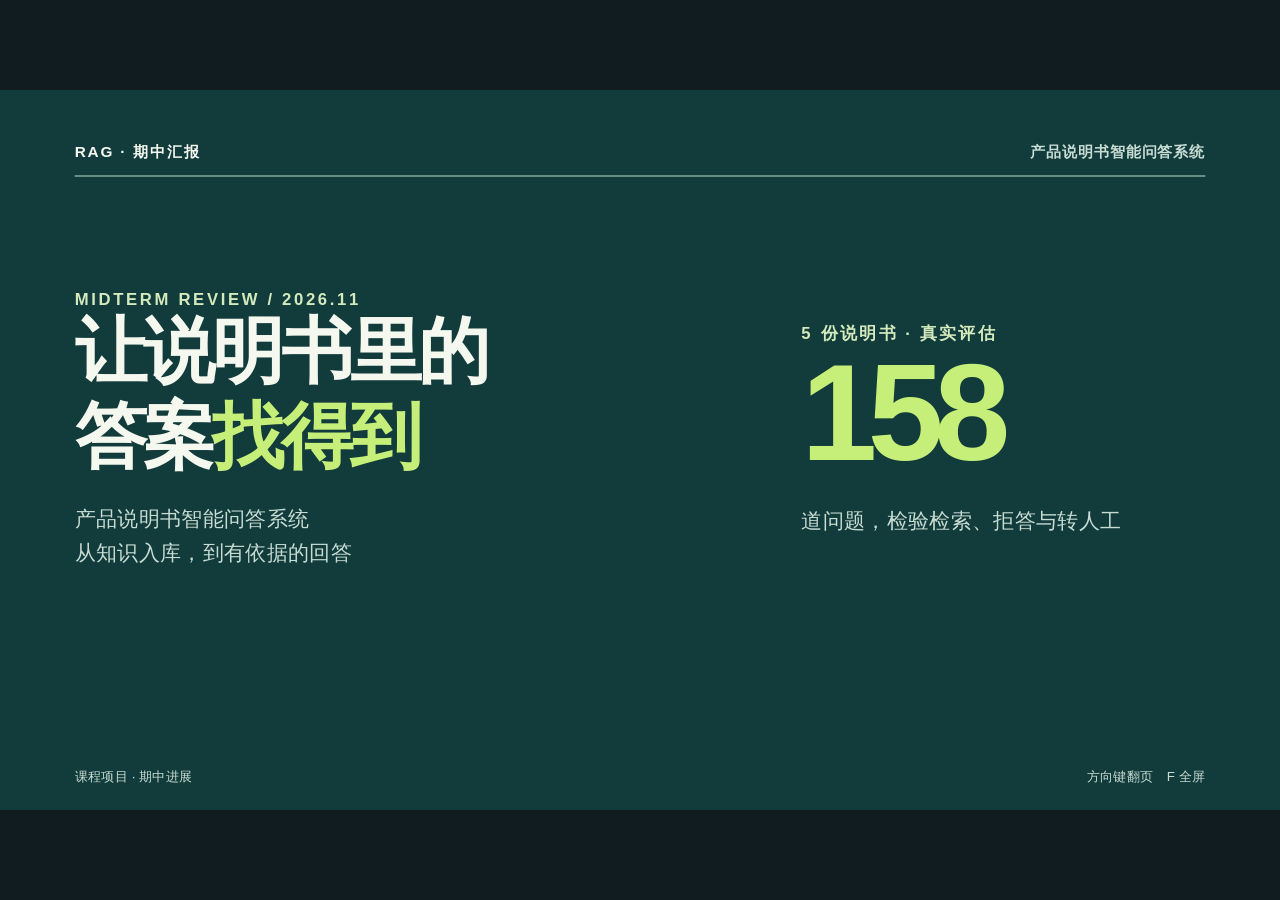
<file: 产品说明书智能问答系统_期中汇报_演示动画.html>
<!doctype html><html lang="zh-CN"><head><meta charset="utf-8"><meta name="viewport" content="width=device-width,initial-scale=1"><title>产品说明书智能问答系统｜期中汇报</title><style>
:root{--paper:#f7f8f5;--ink:#142c36;--muted:#526b72;--green:#126b65;--lime:#c5ef79;--line:#c8d5d2;--red:#bb543e}*{box-sizing:border-box}html,body{margin:0;height:100%;overflow:hidden;background:#101c20}body{font-family:"PingFang SC","Microsoft YaHei","Noto Sans SC",sans-serif}#stage{position:fixed;width:1920px;height:1080px;transform-origin:0 0;background:var(--paper);overflow:hidden;color:var(--ink)}.slide{position:absolute;inset:0;padding:78px 112px 88px;opacity:0;visibility:hidden;transition:opacity .45s,visibility 0s .45s;background:var(--paper)}.slide.active{visibility:visible;opacity:1;transition:opacity .45s}.top{display:flex;justify-content:space-between;align-items:center;border-bottom:2px solid var(--ink);padding-bottom:19px;font-size:23px;letter-spacing:.12em;font-weight:700}.top span:last-child{color:var(--green);letter-spacing:.04em}.foot{position:absolute;bottom:36px;left:112px;right:112px;display:flex;justify-content:space-between;font-size:20px;color:var(--muted)}h1,h2,h3,p{margin:0}h1{font-size:104px;line-height:1.18;letter-spacing:-.045em}h2{font-size:64px;line-height:1.22;letter-spacing:-.035em;margin:48px 0 26px}h3{font-size:32px;line-height:1.3}p{font-size:29px;line-height:1.6}.sub{font-size:29px;color:var(--muted);margin-bottom:34px}.note{font-size:21px;color:var(--muted);line-height:1.5}.accent{color:var(--green)}.hero{background:#123b3b;color:#f5f8ee}.hero .top{border-color:#90b5a8}.hero .top span:last-child,.hero .foot{color:#c7dcd2}.hero-content{display:grid;grid-template-columns:1.25fr .75fr;gap:80px;align-items:center;height:760px}.hero h1{font-size:108px}.hero p{margin-top:35px;font-size:32px;color:#c7dcd2}.huge{font-size:205px;font-weight:800;letter-spacing:-.07em;line-height:1}.hero .huge{color:var(--lime)}.label{font-size:25px;letter-spacing:.16em;text-transform:uppercase;color:var(--green);font-weight:700}.hero .label{color:#d3eabc}.metric-row{display:flex;gap:70px;align-items:end}.metric{flex:1;border-top:3px solid var(--ink);padding-top:28px}.metric strong{font-size:112px;line-height:1;font-weight:800;letter-spacing:-.05em}.metric small{font-size:28px;color:var(--muted);display:block;margin-top:22px}.twocol{display:grid;grid-template-columns:1fr 1fr;gap:90px}.flow{display:flex;align-items:stretch;margin-top:70px;gap:0}.node{flex:1;border-top:3px solid var(--green);padding:30px 24px 20px 0;position:relative}.node:before{content:"";position:absolute;width:18px;height:18px;background:var(--green);border-radius:50%;top:-10px;left:0}.node b{font-size:32px}.node p{font-size:24px;color:var(--muted);margin-top:20px}.shot{width:100%;height:565px;object-fit:contain;object-position:left center;border:1px solid var(--line);background:white}.screen-layout{display:grid;grid-template-columns:1.25fr .75fr;gap:75px;align-items:center}.side strong{display:block;font-size:36px;margin-bottom:20px}.side p{margin:0 0 30px}.pill{display:inline-block;background:#e4eeeb;color:var(--green);font-size:22px;padding:9px 16px;margin:5px 8px 5px 0}.bars{margin-top:45px}.bar-row{display:grid;grid-template-columns:300px 1fr 160px;gap:30px;align-items:center;margin:30px 0;font-size:27px}.track{height:32px;background:#dfe8e4}.fill{height:100%;background:var(--green);width:0;transition:width 1.25s cubic-bezier(.2,.8,.2,1)}.fill.alt{background:#86a59b}.bar-val{font-size:42px;font-weight:800;text-align:right}.buttons{display:flex;gap:15px;margin:35px 0}button{font:inherit;cursor:pointer;border:2px solid var(--green);background:transparent;color:var(--green);padding:17px 27px;font-size:25px;font-weight:700;transition:background .2s,color .2s,transform .2s}button:hover{transform:translateY(-3px)}button.selected{background:var(--green);color:white}.compare-head{display:flex;justify-content:space-between;align-items:end}.comparison{display:grid;grid-template-columns:1fr 1fr;gap:70px;margin-top:35px}.cmp{border-top:3px solid var(--ink);padding-top:22px}.cmp .num{font-size:150px;font-weight:800;letter-spacing:-.06em;line-height:1.1}.cmp .desc{font-size:28px;color:var(--muted)}.diagnosis{display:grid;grid-template-columns:1fr 1fr;gap:85px;margin-top:55px}.evidence{padding:35px 40px;background:#e9f0eb;border-left:7px solid var(--green)}.evidence strong{font-size:75px}.evidence p{font-size:26px}.tag{font-size:23px;color:var(--green);font-weight:bold;letter-spacing:.12em}.timeline{display:grid;grid-template-columns:repeat(3,1fr);gap:55px;margin-top:100px}.week{border-top:5px solid var(--green);padding-top:28px}.week b{display:block;font-size:33px;margin-bottom:25px}.week p{font-size:27px}.quiz{margin-top:38px}.quiz button{display:block;width:100%;text-align:left;margin:16px 0;padding:20px 26px;border-color:#a6beb6;color:var(--ink);font-weight:500}.quiz button.selected{border-color:var(--green);color:white}.feedback{min-height:60px;color:var(--green);font-size:27px;font-weight:700;margin-top:20px}.emphasis{font-size:68px;line-height:1.35;font-weight:800}.key{color:var(--green)}.source{font-size:20px;color:var(--muted);margin-top:25px}.reveal{opacity:0;transform:translateY(25px)}.play .reveal{animation:up .75s .12s both}.play .reveal.d2{animation-delay:.3s}.play .reveal.d3{animation-delay:.48s}@keyframes up{to{opacity:1;transform:none}}.play .grow{animation:grow 1s .2s both;transform-origin:left}@keyframes grow{from{transform:scaleX(0)}to{transform:scaleX(1)}}.reset,.reset *{animation:none!important;transition:none!important}@media(prefers-reduced-motion:reduce){*,*:before,*:after{animation-duration:.01ms!important;animation-delay:0s!important;transition-duration:.01ms!important}}
</style></head><body><div id="stage">
<section class="slide hero"><div class="top"><span>RAG · 期中汇报</span><span>产品说明书智能问答系统</span></div><div class="hero-content"><div><div class="label reveal">MIDTERM REVIEW / 2026.11</div><h1 class="reveal d2">让说明书里的<br>答案<span style="color:var(--lime)">找得到</span></h1><p class="reveal d3">产品说明书智能问答系统<br>从知识入库，到有依据的回答</p></div><div class="reveal d3"><div class="label">5 份说明书 · 真实评估</div><div class="huge" data-count="158">158</div><p>道问题，检验检索、拒答与转人工</p></div></div><div class="foot"><span>课程项目 · 期中进展</span><span>方向键翻页　F 全屏</span></div></section>
<section class="slide"><div class="top"><span>01 / 问题</span><span>为什么做</span></div><h2 class="reveal">答案在说明书里，但用户很难找到。</h2><p class="sub reveal d2">同名参数、不同型号、使用条件，让简单问题也可能查错。</p><div class="metric-row reveal d3" style="margin-top:110px"><div class="metric"><strong>先选产品</strong><small>把检索限定在对应产品与版本</small></div><div class="metric"><strong>找到证据</strong><small>回答附带说明书来源</small></div><div class="metric"><strong>处理边界</strong><small>资料不足时拒答，退款投诉转人工</small></div></div><div class="foot"><span>目标：回答可追溯</span><span>02 / 13</span></div></section>
<section class="slide"><div class="top"><span>02 / 系统链路</span><span>知识如何变成回答</span></div><h2 class="reveal">先把资料处理成片段，再按产品检索。</h2><div class="flow reveal d2"><div class="node"><b>01 导入</b><p>上传说明书<br>按产品与版本归档</p></div><div class="node"><b>02 清洗</b><p>去除页码与重复行<br>保留标题和数字</p></div><div class="node"><b>03 切分索引</b><p>生成可检索片段<br>建立字符或语义索引</p></div><div class="node"><b>04 检索回答</b><p>按产品范围查证据<br>返回原文或模型生成</p></div><div class="node"><b>05 来源与反馈</b><p>展示依据<br>记录缺口或转人工</p></div></div><p style="margin-top:110px" class="reveal d3">界面：Web　 /　 接口：FastAPI　 /　 数据：SQLite　 /　 可选语义检索：FAISS</p><div class="foot"><span>两条流程在检索阶段汇合</span><span>03 / 13</span></div></section>
<section class="slide"><div class="top"><span>03 / 软件演示</span><span>运行界面</span></div><h2 class="reveal">系统已经跑通产品问答与知识管理。</h2><div class="screen-layout reveal d2"><img class="shot" src="[data-uri]" alt="产品问答界面截图"><div class="side"><strong>产品问答</strong><p>选择产品与版本，输入问题，查看回答和资料来源。</p><strong>知识配置</strong><p>导入说明书、清洗切片，并补充常见问答和知识缺口。</p><span class="pill">5 个产品</span><span class="pill">1,940 个片段</span><p class="source">截图来自已有运行记录；本次在数据库副本上验证。</p></div></div><div class="foot"><span>用户界面与管理功能</span><span>04 / 13</span></div></section>
<section class="slide"><div class="top"><span>04 / 现场验证</span><span>有依据，也有处理边界</span></div><h2 class="reveal">型号问题给出来源，退款问题转人工。</h2><div class="screen-layout reveal d2"><img class="shot" src="[data-uri]" alt="产品问答示例界面截图"><div class="side"><div class="tag">本次接口实测</div><p>产品：小米扫拖机器人 S20<br>问题：产品具体型号是什么？</p><div class="emphasis">D106 <span class="key">[1]</span></div><p>来源：产品说明书片段</p><p>输入“我要退款”后，系统生成转人工记录。</p><p class="source">本次运行：字符检索 + 原文回答。截图为历史记录，右侧为本次实测。</p></div></div><div class="foot"><span>语义检索与大模型 API 本次未验证</span><span>05 / 13</span></div></section>
<section class="slide"><div class="top"><span>05 / 评估设计</span><span>v3 · 158 题</span></div><h2 class="reveal">同一批题，分别检验检索和回答。</h2><div class="metric-row reveal d2" style="margin-top:100px"><div class="metric"><strong data-count="5">5</strong><small>份产品说明书</small></div><div class="metric"><strong data-count="1940">1,940</strong><small>个知识片段</small></div><div class="metric"><strong data-count="158">158</strong><small>道评估问题</small></div></div><p class="reveal d3" style="margin-top:105px">138 道应答题　·　15 道拒答题　·　5 道转人工题</p><p class="source">来源：RAG 评估与数据分析报告 v3；结果适用于该语料和题集。</p><div class="foot"><span>口径：片段级证据命中与系统状态</span><span>06 / 13</span></div></section>
<section class="slide"><div class="top"><span>06 / 离线结果</span><span>回答状态不等于答对</span></div><h2 class="reveal">状态准确率很高，答案仍可能缺少关键值。</h2><div class="bars reveal d2"><div class="bar-row"><span>状态准确率</span><div class="track"><div class="fill" data-width="97.5"></div></div><span class="bar-val">97.5%</span></div><div class="bar-row"><span>答案关键词命中</span><div class="track"><div class="fill alt" data-width="79"></div></div><span class="bar-val">79.0%</span></div></div><div style="margin-top:100px" class="reveal d3"><span class="tag">相差</span> <strong style="font-size:100px;color:var(--green)">18.5</strong><span style="font-size:33px"> 个百分点</span><p>系统判为“已回答”，不代表内容包含所需数值。</p></div><p class="source">来源：v3 报告；关键词命中率不等同于完整人工正确率。</p><div class="foot"><span>应答质量需要回看证据与答案</span><span>07 / 13</span></div></section>
<section class="slide"><div class="top"><span>07 / 互动对比</span><span>点击指标切换</span></div><div class="compare-head"><div><h2 class="reveal">在这批题上，离线配置表现更稳。</h2><p class="sub">点击下方指标，比较两套实际配置。</p></div></div><div class="buttons"><button class="selected" data-metric="hit">证据 Hit@1</button><button data-metric="refuse">拒答正确率</button><button data-metric="latency">延迟 P50</button></div><div class="comparison"><div class="cmp"><div class="tag">配置 A · 离线字符检索</div><div id="a-val" class="num accent">79.0%</div><div id="a-desc" class="desc">首条证据命中</div><div class="track" style="margin-top:30px"><div id="a-bar" class="fill" style="width:79%"></div></div></div><div class="cmp"><div class="tag">配置 B · 语义检索 + 模型</div><div id="b-val" class="num">48.6%</div><div id="b-desc" class="desc">首条证据命中</div><div class="track" style="margin-top:30px"><div id="b-bar" class="fill alt" style="width:48.6%"></div></div></div></div><p id="compare-note" class="source">同一批题；检索器、阈值及回答方式同时变化，不能单独归因于某一环节。</p><div class="foot"><span>数据来源：v3 报告表 4</span><span>08 / 13</span></div></section>
<section class="slide"><div class="top"><span>08 / 错误案例</span><span>6 kg 从哪里来</span></div><h2 class="reveal">数字来自说明书，却回答了错误的条件。</h2><div class="diagnosis reveal d2"><div class="evidence"><div class="tag">系统回答</div><strong>6 kg</strong><p>资料中对应智能清洗程序的容量。</p></div><div class="evidence" style="border-color:#bb543e"><div class="tag" style="color:#bb543e">用户实际问题</div><strong>9 kg</strong><p>询问的是整机额定洗涤容量。</p></div></div><p style="margin-top:70px" class="reveal d3">表格拍平后，<b>参数、型号与适用条件</b>可能没有一起保留。</p><p class="source">来源：期中汇报与 v3 失败分析；须将原表格中的行主语和条件带入片段。</p><div class="foot"><span>有来源不代表来源与问题完全对齐</span><span>09 / 13</span></div></section>
<section class="slide"><div class="top"><span>09 / 互动小测</span><span>点击一个答案</span></div><h2 class="reveal">用户问冰箱价格，资料里没有价格。系统该怎么做？</h2><div class="quiz"><button data-quiz="wrong">A　返回相关的冰箱使用说明</button><button data-quiz="right">B　说明资料中没有找到价格，必要时转人工</button><button data-quiz="wrong">C　根据相似产品猜一个价格</button></div><div class="feedback" id="feedback" aria-live="polite"></div><p class="source">v3 报告记录了“问价格，却返回冷却说明”的误答案例。</p><div class="foot"><span>点击选择；可以重新选择</span><span>10 / 13</span></div></section>
<section class="slide"><div class="top"><span>10 / 下一步</span><span>计划，不是已完成结果</span></div><h2 class="reveal">先修语料，再补测评，最后复盘失败案例。</h2><div class="timeline reveal d2"><div class="week"><div class="tag">第 1 周</div><b>重清洗与复测</b><p>表格保留行主语和型号；重建索引后复跑 158 题。</p></div><div class="week"><div class="tag">第 2 周</div><b>扩大覆盖</b><p>测评集扩充至 300 题，增加同义改写、多轮与跨型号辨析。</p></div><div class="week"><div class="tag">第 3 周</div><b>整理证据</b><p>失败案例扩展至 30 条，更新报告与答辩材料。</p></div></div><p class="source" style="margin-top:75px">目标：空调 Hit@1 由 56.6% 提升至 80% 以上；实施后以实测为准。</p><div class="foot"><span>来源：《下一步计划》</span><span>11 / 13</span></div></section>
<section class="slide"><div class="top"><span>11 / 小组分工</span><span>项目协作</span></div><h2 class="reveal">六位成员分工协作，完成系统与评估。</h2><div class="reveal d2" style="display:grid;grid-template-columns:1fr 1fr;column-gap:100px;row-gap:0;margin-top:40px"><div style="border-top:2px solid var(--line);padding:24px 0"><h3>黄健 <span style="font-weight:400;color:var(--muted);font-size:26px">语料与题集</span></h3><p style="font-size:24px">语料收集、清洗与测试集</p></div><div style="border-top:2px solid var(--line);padding:24px 0"><h3>周欣宇 <span style="font-weight:400;color:var(--muted);font-size:26px">检索与上下文</span></h3><p style="font-size:24px">切片、向量化、混合检索评分与 Prompt 上下文</p></div><div style="border-top:2px solid var(--line);padding:24px 0"><h3>郑岳展 <span style="font-weight:400;color:var(--muted);font-size:26px">系统构建</span></h3><p style="font-size:24px">模型、系统架构、训练相关工作与代码</p></div><div style="border-top:2px solid var(--line);padding:24px 0"><h3>徐明宇 <span style="font-weight:400;color:var(--muted);font-size:26px">评估与可视化</span></h3><p style="font-size:24px">评估、对比与数据可视化</p></div><div style="border-top:2px solid var(--line);padding:24px 0"><h3>王军 <span style="font-weight:400;color:var(--muted);font-size:26px">测试整合</span></h3><p style="font-size:24px">测试组织与结果整合</p></div><div style="border-top:2px solid var(--line);padding:24px 0"><h3>廖松涛 <span style="font-weight:400;color:var(--muted);font-size:26px">汇报与演示</span></h3><p style="font-size:24px">汇总报告与最终演示</p></div></div><div class="foot"><span>分工依据原期中汇报</span><span>12 / 13</span></div></section>
<section class="slide hero"><div class="top"><span>12 / 结语</span><span>下一阶段</span></div><div style="margin-top:165px"><div class="label reveal">WHAT WE LEARNED</div><div class="emphasis reveal d2" style="font-size:92px;margin-top:45px;line-height:1.32">检索结果要<span style="color:var(--lime)">对得上问题</span>，<br>来源也要经得起核对。</div><p class="reveal d3" style="color:#c7dcd2;margin-top:52px">系统已打通；接下来用更好的语料和测评验证改进。</p></div><div class="foot"><span>产品说明书智能问答系统 · 期中汇报</span><span>13 / 13</span></div></section>
</div><script>
(function(){'use strict';const stage=document.getElementById('stage'),slides=[...document.querySelectorAll('.slide')],reduce=matchMedia('(prefers-reduced-motion: reduce)').matches;let cur=0,run=0;function fit(){let s=Math.min(innerWidth/1920,innerHeight/1080);stage.style.transform=`translate(${(innerWidth-1920*s)/2}px,${(innerHeight-1080*s)/2}px) scale(${s})`}function play(){let el=slides[cur],token=++run;el.classList.add('reset');el.classList.remove('play');el.querySelectorAll('[data-width]').forEach(x=>x.style.width='0%');let compare=el.querySelector('#a-bar');let widths=compare?[compare.style.width,el.querySelector('#b-bar').style.width]:null;if(compare){compare.style.width='0%';el.querySelector('#b-bar').style.width='0%'}el.querySelectorAll('[data-count]').forEach(x=>x.textContent='0');void el.offsetWidth;el.classList.remove('reset');el.classList.add('play');requestAnimationFrame(()=>{if(compare){compare.style.width=widths[0]||'79%';el.querySelector('#b-bar').style.width=widths[1]||'48.6%'}el.querySelectorAll('[data-width]').forEach(x=>x.style.width=x.dataset.width+'%');el.querySelectorAll('[data-count]').forEach(x=>{let to=+x.dataset.count;if(reduce){x.textContent=to.toLocaleString();return}let start=performance.now();function tick(t){if(token!==run)return;let q=Math.min(1,(t-start)/1200);x.textContent=Math.round(to*(1-Math.pow(1-q,3))).toLocaleString();if(q<1)requestAnimationFrame(tick)}requestAnimationFrame(tick)})})}function go(n){n=Math.max(0,Math.min(slides.length-1,n));if(n===cur)return;slides[cur].classList.remove('active');let old=slides[cur];setTimeout(()=>{if(!old.classList.contains('active'))old.classList.remove('play')},460);cur=n;slides[cur].classList.add('active');play()}addEventListener('resize',fit);document.addEventListener('keydown',e=>{if(['INPUT','SELECT','TEXTAREA'].includes(e.target.tagName))return;let k=e.key;if(['ArrowRight',' ','PageDown'].includes(k)){e.preventDefault();go(cur+1)}else if(['ArrowLeft','PageUp'].includes(k)){e.preventDefault();go(cur-1)}else if(k.toLowerCase()==='r')play();else if(k.toLowerCase()==='f'){if(document.fullscreenElement)document.exitFullscreen();else document.documentElement.requestFullscreen()}else if(/^[1-9]$/.test(k))go(+k-1)});document.addEventListener('click',e=>{let b=e.target.closest('button');if(b)b.blur()});const data={hit:['79.0%','48.6%','首条证据命中','首条证据命中',79,48.6,'同一批题；检索器、阈值及回答方式同时变化，不能单独归因于某一环节。'],refuse:['80.0%','40.0%','12 / 15 条正确拒答','6 / 15 条正确拒答',80,40,'拒答题共 15 条；该指标样本量较小。'],latency:['23 ms','1,738 ms','端到端延迟中位数','端到端延迟中位数',1.32,100,'在线链路包含网络与生成；条形按 1,738 ms 为 100% 归一化。']};document.querySelectorAll('[data-metric]').forEach(btn=>btn.addEventListener('click',()=>{document.querySelectorAll('[data-metric]').forEach(x=>x.classList.remove('selected'));btn.classList.add('selected');let d=data[btn.dataset.metric];['a-val','b-val','a-desc','b-desc'].forEach((id,i)=>document.getElementById(id).textContent=d[i]);document.getElementById('a-bar').style.width=d[4]+'%';document.getElementById('b-bar').style.width=d[5]+'%';document.getElementById('compare-note').textContent=d[6]}));document.querySelectorAll('[data-quiz]').forEach(btn=>btn.addEventListener('click',()=>{document.querySelectorAll('[data-quiz]').forEach(x=>x.classList.remove('selected'));btn.classList.add('selected');document.getElementById('feedback').textContent=btn.dataset.quiz==='right'?'正确：没有价格依据，就应说明未找到，而不是猜测。':'再想一想：产品相关，不代表片段回答了价格问题。'}));fit();slides[0].classList.add('active');play()})();
</script></body></html>
</file>
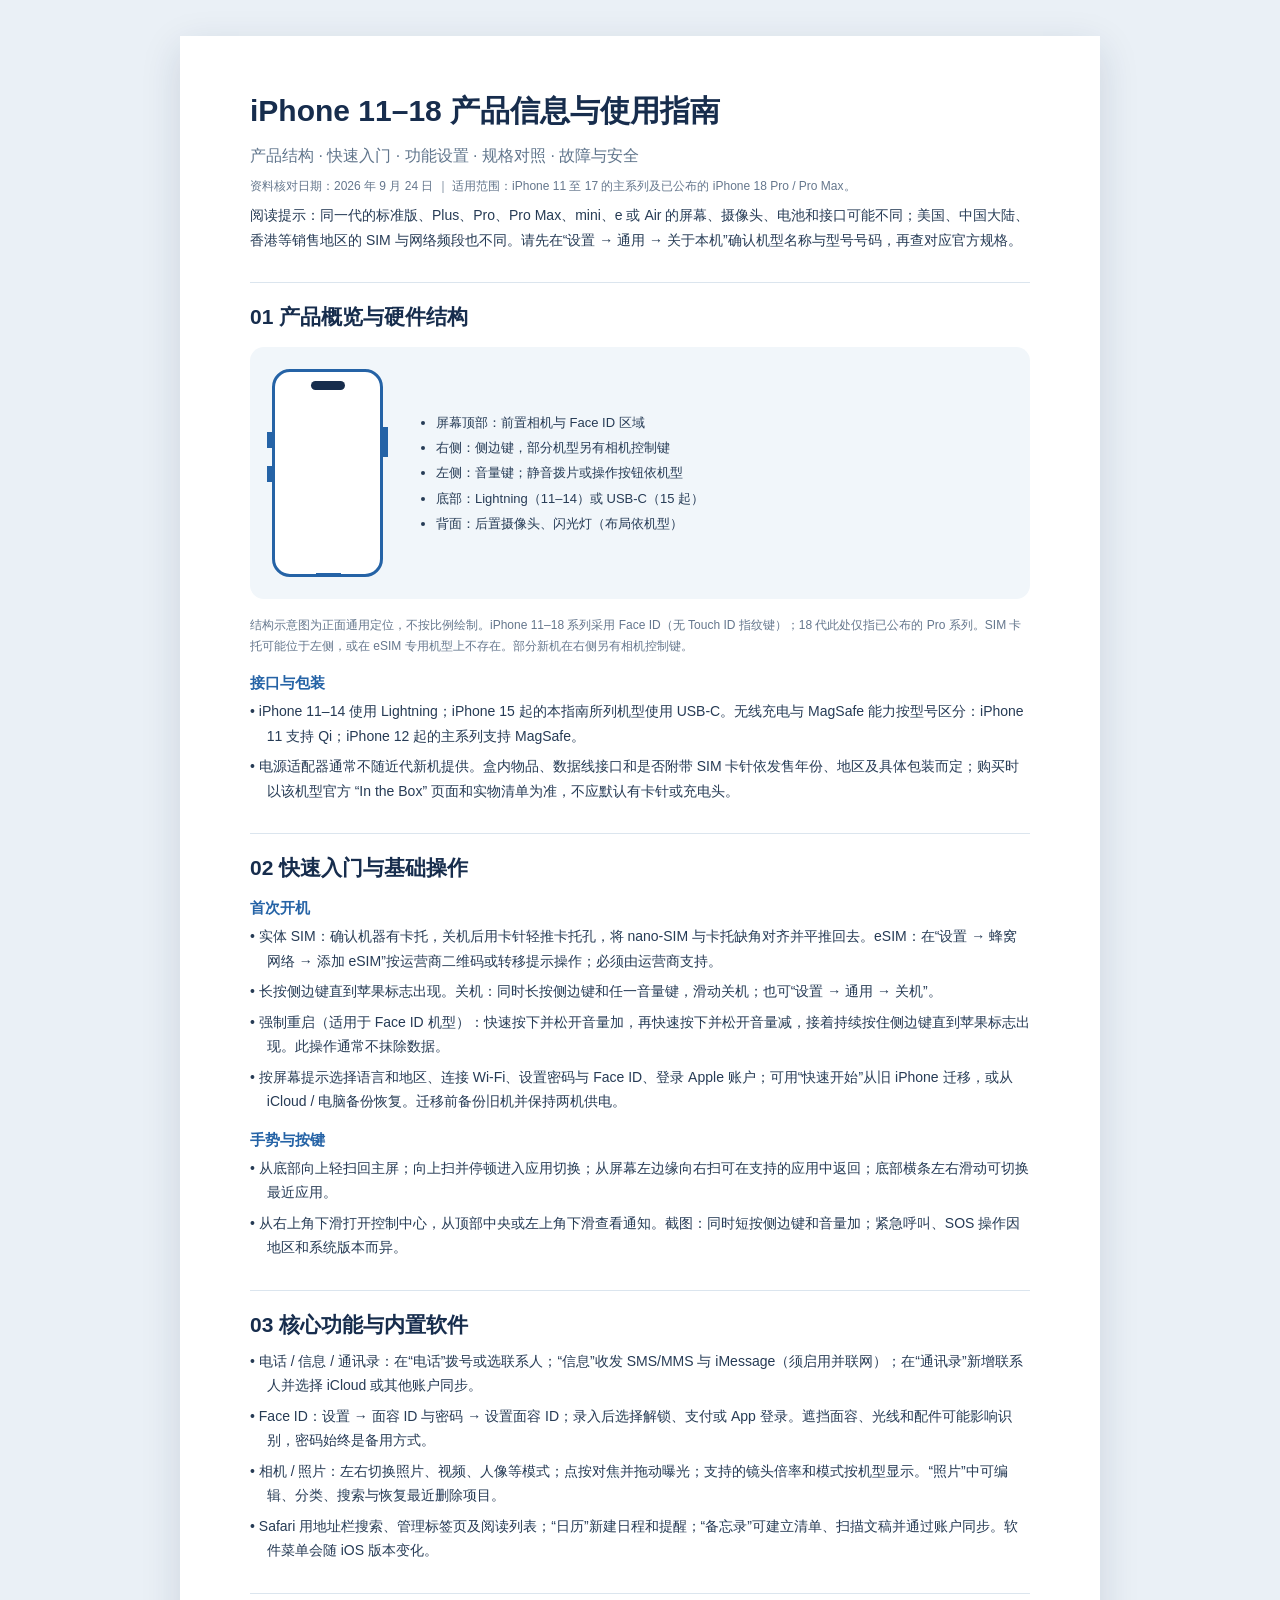
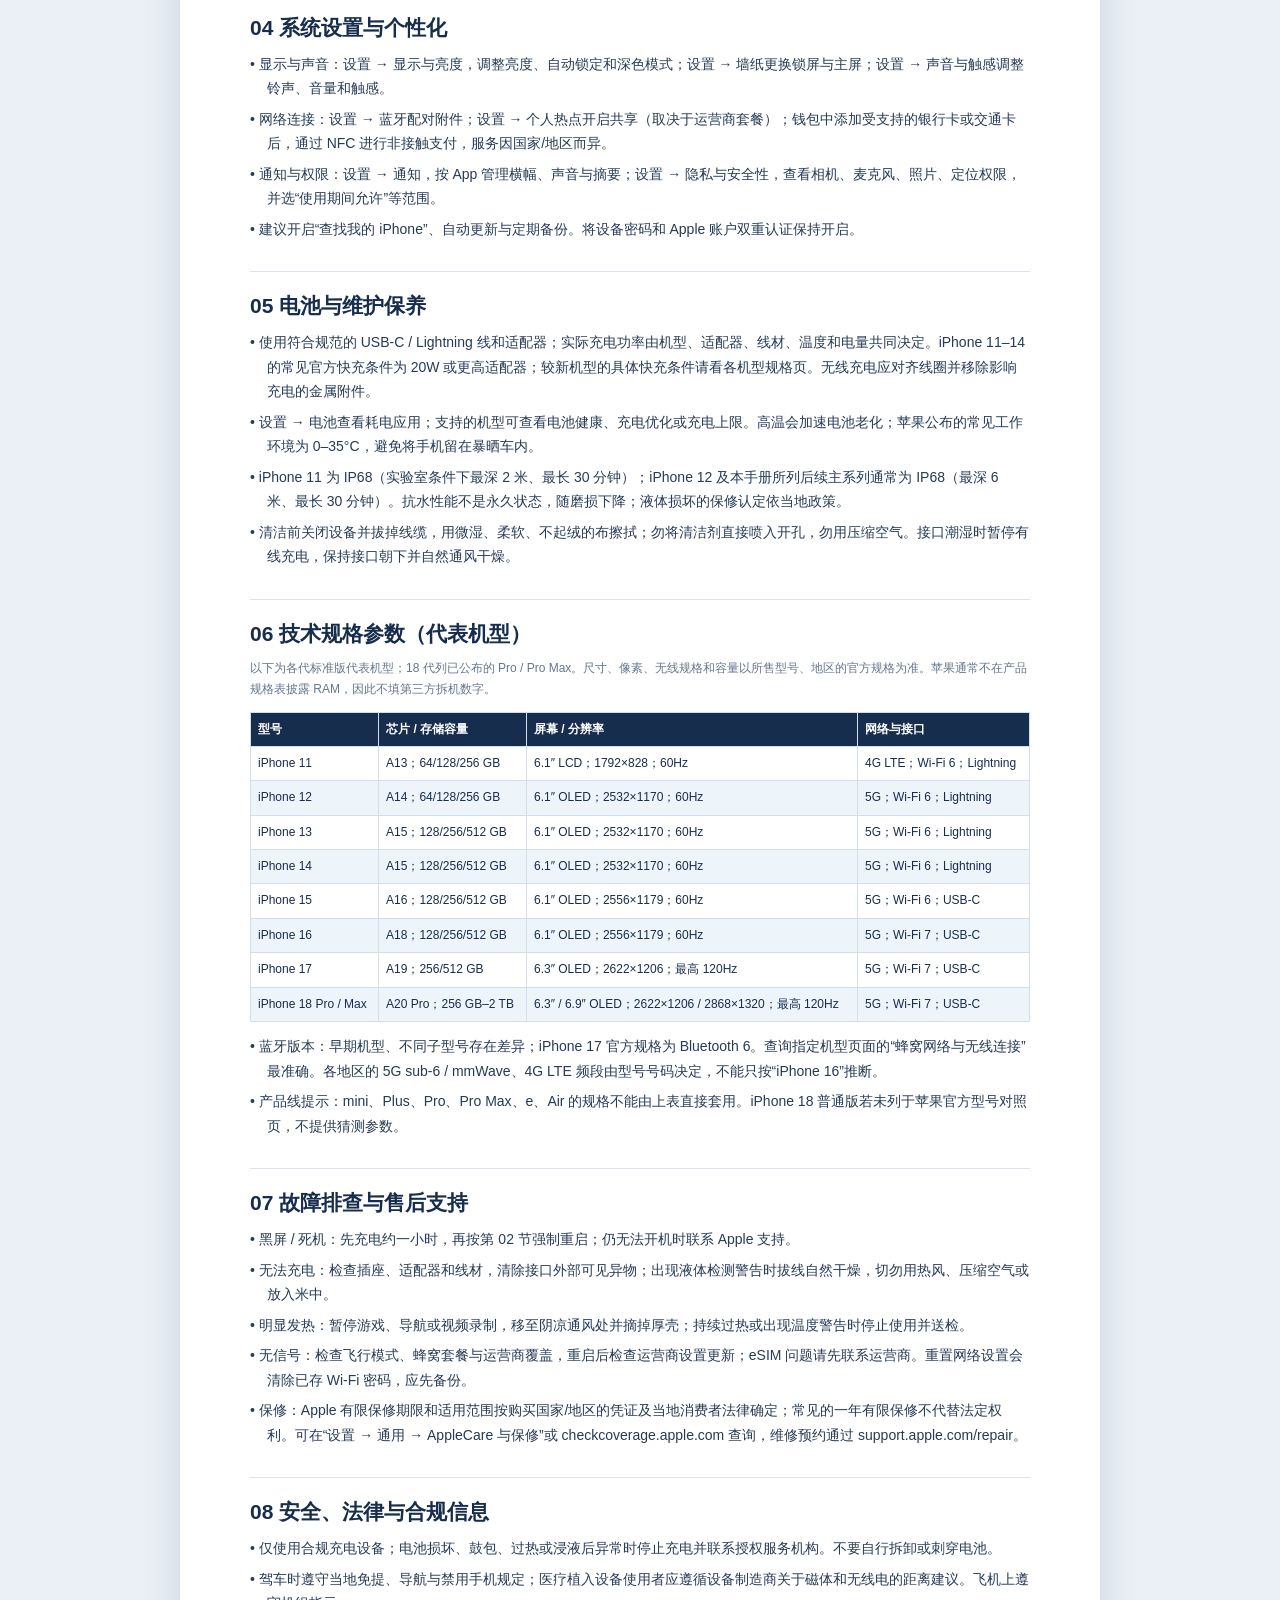
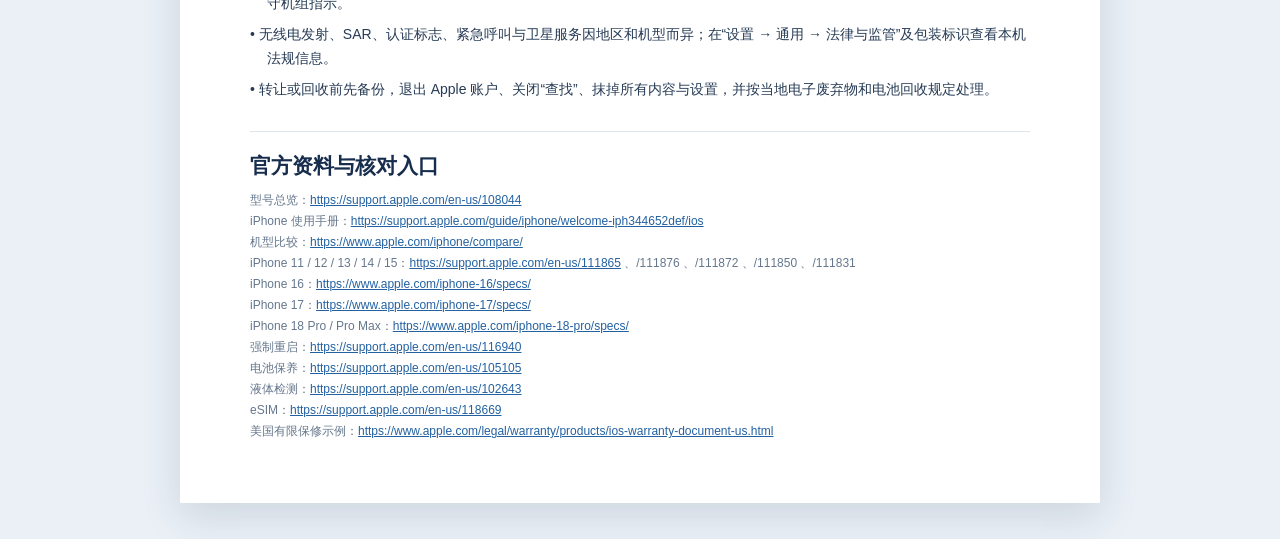
<file: ai-rag-product-完整版/ai-rag-product-完整版/data/iphone_11-18_中文产品与使用指南.html>
<!doctype html><html lang="zh-CN"><head><meta charset="utf-8"><meta name="viewport" content="width=device-width, initial-scale=1"><title>iPhone 11–18 产品信息与使用指南</title><style>
:root{font-family:-apple-system,BlinkMacSystemFont,"PingFang SC","Microsoft YaHei",sans-serif;color:#172d4d;background:#eaf0f6}*{box-sizing:border-box}body{margin:0}.sheet{max-width:920px;margin:36px auto;background:white;padding:55px 70px;box-shadow:0 12px 38px #172d4d24}h1{font-size:30px;margin:0 0 10px}h2{font-size:21px;margin:30px 0 10px;border-top:1px solid #dbe5ee;padding-top:20px}h3{font-size:15px;color:#2563a6;margin:17px 0 6px}p{font-size:14px;line-height:1.75;margin:6px 0;color:#263b55}.subtitle{font-size:16px;color:#60758c}.small{font-size:12px;color:#65778d}p.bullet{padding-left:1.2em;text-indent:-1.2em}.diagram{display:flex;align-items:center;gap:35px;margin:16px 0;padding:22px;background:#f1f6fa;border-radius:14px}.phone{height:208px;width:111px;border:3px solid #2563a6;border-radius:18px;position:relative;flex:none;background:white}.island{position:absolute;top:9px;left:36px;width:34px;height:9px;border-radius:8px;background:#172d4d}.rightkey{position:absolute;right:-8px;top:55px;width:5px;height:30px;background:#2563a6}.leftkeys{position:absolute;left:-8px;top:60px;width:5px;height:50px;border-top:16px solid #2563a6;border-bottom:16px solid #2563a6}.port{position:absolute;bottom:-3px;left:41px;width:25px;height:4px;background:#2563a6}.diagram ul{margin:0;padding-left:18px;color:#263b55;line-height:1.95;font-size:13px}table{border-collapse:collapse;width:100%;font-size:12px;line-height:1.45;margin:12px 0}th{background:#172d4d;color:white;text-align:left}td,th{border:1px solid #d2dfeb;padding:8px 7px;vertical-align:top}tr:nth-child(even){background:#edf4fa}a{color:#2361a1;overflow-wrap:anywhere}.sources{font-size:12px}@media(max-width:650px){.sheet{margin:0;padding:25px 18px;box-shadow:none}.diagram{gap:17px}.diagram ul{font-size:11px}table{font-size:10px}}@media print{body{background:white}.sheet{margin:0;max-width:none;padding:12mm;box-shadow:none}h2,h3{break-after:avoid}p,.diagram,tr{break-inside:avoid}}
</style></head><body><main class="sheet">
<h1 class="">iPhone 11–18 产品信息与使用指南</h1>
<p class="subtitle">产品结构 · 快速入门 · 功能设置 · 规格对照 · 故障与安全</p>
<p class="small">资料核对日期：2026 年 9 月 24 日 ｜ 适用范围：iPhone 11 至 17 的主系列及已公布的 iPhone 18 Pro / Pro Max。</p>
<p class="">阅读提示：同一代的标准版、Plus、Pro、Pro Max、mini、e 或 Air 的屏幕、摄像头、电池和接口可能不同；美国、中国大陆、香港等销售地区的 SIM 与网络频段也不同。请先在“设置 → 通用 → 关于本机”确认机型名称与型号号码，再查对应官方规格。</p>
<h2 class="">01 产品概览与硬件结构</h2>
<div class="diagram" role="img" aria-label="iPhone 正面按键位置示意"><div class="phone"><span class="island"></span><span class="rightkey"></span><span class="leftkeys"></span><span class="port"></span></div><ul><li>屏幕顶部：前置相机与 Face ID 区域</li><li>右侧：侧边键，部分机型另有相机控制键</li><li>左侧：音量键；静音拨片或操作按钮依机型</li><li>底部：Lightning（11–14）或 USB-C（15 起）</li><li>背面：后置摄像头、闪光灯（布局依机型）</li></ul></div>
<p class="small">结构示意图为正面通用定位，不按比例绘制。iPhone 11–18 系列采用 Face ID（无 Touch ID 指纹键）；18 代此处仅指已公布的 Pro 系列。SIM 卡托可能位于左侧，或在 eSIM 专用机型上不存在。部分新机在右侧另有相机控制键。</p>
<h3 class="">接口与包装</h3>
<p class="bullet">• iPhone 11–14 使用 Lightning；iPhone 15 起的本指南所列机型使用 USB-C。无线充电与 MagSafe 能力按型号区分：iPhone 11 支持 Qi；iPhone 12 起的主系列支持 MagSafe。</p>
<p class="bullet">• 电源适配器通常不随近代新机提供。盒内物品、数据线接口和是否附带 SIM 卡针依发售年份、地区及具体包装而定；购买时以该机型官方 “In the Box” 页面和实物清单为准，不应默认有卡针或充电头。</p>
<h2 class="">02 快速入门与基础操作</h2>
<h3 class="">首次开机</h3>
<p class="bullet">• 实体 SIM：确认机器有卡托，关机后用卡针轻推卡托孔，将 nano-SIM 与卡托缺角对齐并平推回去。eSIM：在“设置 → 蜂窝网络 → 添加 eSIM”按运营商二维码或转移提示操作；必须由运营商支持。</p>
<p class="bullet">• 长按侧边键直到苹果标志出现。关机：同时长按侧边键和任一音量键，滑动关机；也可“设置 → 通用 → 关机”。</p>
<p class="bullet">• 强制重启（适用于 Face ID 机型）：快速按下并松开音量加，再快速按下并松开音量减，接着持续按住侧边键直到苹果标志出现。此操作通常不抹除数据。</p>
<p class="bullet">• 按屏幕提示选择语言和地区、连接 Wi-Fi、设置密码与 Face ID、登录 Apple 账户；可用“快速开始”从旧 iPhone 迁移，或从 iCloud / 电脑备份恢复。迁移前备份旧机并保持两机供电。</p>
<h3 class="">手势与按键</h3>
<p class="bullet">• 从底部向上轻扫回主屏；向上扫并停顿进入应用切换；从屏幕左边缘向右扫可在支持的应用中返回；底部横条左右滑动可切换最近应用。</p>
<p class="bullet">• 从右上角下滑打开控制中心，从顶部中央或左上角下滑查看通知。截图：同时短按侧边键和音量加；紧急呼叫、SOS 操作因地区和系统版本而异。</p>
<h2 class="">03 核心功能与内置软件</h2>
<p class="bullet">• 电话 / 信息 / 通讯录：在“电话”拨号或选联系人；“信息”收发 SMS/MMS 与 iMessage（须启用并联网）；在“通讯录”新增联系人并选择 iCloud 或其他账户同步。</p>
<p class="bullet">• Face ID：设置 → 面容 ID 与密码 → 设置面容 ID；录入后选择解锁、支付或 App 登录。遮挡面容、光线和配件可能影响识别，密码始终是备用方式。</p>
<p class="bullet">• 相机 / 照片：左右切换照片、视频、人像等模式；点按对焦并拖动曝光；支持的镜头倍率和模式按机型显示。“照片”中可编辑、分类、搜索与恢复最近删除项目。</p>
<p class="bullet">• Safari 用地址栏搜索、管理标签页及阅读列表；“日历”新建日程和提醒；“备忘录”可建立清单、扫描文稿并通过账户同步。软件菜单会随 iOS 版本变化。</p>
<h2 class="">04 系统设置与个性化</h2>
<p class="bullet">• 显示与声音：设置 → 显示与亮度，调整亮度、自动锁定和深色模式；设置 → 墙纸更换锁屏与主屏；设置 → 声音与触感调整铃声、音量和触感。</p>
<p class="bullet">• 网络连接：设置 → 蓝牙配对附件；设置 → 个人热点开启共享（取决于运营商套餐）；钱包中添加受支持的银行卡或交通卡后，通过 NFC 进行非接触支付，服务因国家/地区而异。</p>
<p class="bullet">• 通知与权限：设置 → 通知，按 App 管理横幅、声音与摘要；设置 → 隐私与安全性，查看相机、麦克风、照片、定位权限，并选“使用期间允许”等范围。</p>
<p class="bullet">• 建议开启“查找我的 iPhone”、自动更新与定期备份。将设备密码和 Apple 账户双重认证保持开启。</p>
<h2 class="">05 电池与维护保养</h2>
<p class="bullet">• 使用符合规范的 USB-C / Lightning 线和适配器；实际充电功率由机型、适配器、线材、温度和电量共同决定。iPhone 11–14 的常见官方快充条件为 20W 或更高适配器；较新机型的具体快充条件请看各机型规格页。无线充电应对齐线圈并移除影响充电的金属附件。</p>
<p class="bullet">• 设置 → 电池查看耗电应用；支持的机型可查看电池健康、充电优化或充电上限。高温会加速电池老化；苹果公布的常见工作环境为 0–35°C，避免将手机留在暴晒车内。</p>
<p class="bullet">• iPhone 11 为 IP68（实验室条件下最深 2 米、最长 30 分钟）；iPhone 12 及本手册所列后续主系列通常为 IP68（最深 6 米、最长 30 分钟）。抗水性能不是永久状态，随磨损下降；液体损坏的保修认定依当地政策。</p>
<p class="bullet">• 清洁前关闭设备并拔掉线缆，用微湿、柔软、不起绒的布擦拭；勿将清洁剂直接喷入开孔，勿用压缩空气。接口潮湿时暂停有线充电，保持接口朝下并自然通风干燥。</p>
<h2 class="">06 技术规格参数（代表机型）</h2>
<p class="small">以下为各代标准版代表机型；18 代列已公布的 Pro / Pro Max。尺寸、像素、无线规格和容量以所售型号、地区的官方规格为准。苹果通常不在产品规格表披露 RAM，因此不填第三方拆机数字。</p>
<table><thead><tr>
<th>型号</th>
<th>芯片 / 存储容量</th>
<th>屏幕 / 分辨率</th>
<th>网络与接口</th>
</tr></thead><tbody>
<tr>
<td>iPhone 11</td>
<td>A13；64/128/256 GB</td>
<td>6.1″ LCD；1792×828；60Hz</td>
<td>4G LTE；Wi-Fi 6；Lightning</td>
</tr>
<tr>
<td>iPhone 12</td>
<td>A14；64/128/256 GB</td>
<td>6.1″ OLED；2532×1170；60Hz</td>
<td>5G；Wi-Fi 6；Lightning</td>
</tr>
<tr>
<td>iPhone 13</td>
<td>A15；128/256/512 GB</td>
<td>6.1″ OLED；2532×1170；60Hz</td>
<td>5G；Wi-Fi 6；Lightning</td>
</tr>
<tr>
<td>iPhone 14</td>
<td>A15；128/256/512 GB</td>
<td>6.1″ OLED；2532×1170；60Hz</td>
<td>5G；Wi-Fi 6；Lightning</td>
</tr>
<tr>
<td>iPhone 15</td>
<td>A16；128/256/512 GB</td>
<td>6.1″ OLED；2556×1179；60Hz</td>
<td>5G；Wi-Fi 6；USB-C</td>
</tr>
<tr>
<td>iPhone 16</td>
<td>A18；128/256/512 GB</td>
<td>6.1″ OLED；2556×1179；60Hz</td>
<td>5G；Wi-Fi 7；USB-C</td>
</tr>
<tr>
<td>iPhone 17</td>
<td>A19；256/512 GB</td>
<td>6.3″ OLED；2622×1206；最高 120Hz</td>
<td>5G；Wi-Fi 7；USB-C</td>
</tr>
<tr>
<td>iPhone 18 Pro / Max</td>
<td>A20 Pro；256 GB–2 TB</td>
<td>6.3″ / 6.9″ OLED；2622×1206 / 2868×1320；最高 120Hz</td>
<td>5G；Wi-Fi 7；USB-C</td>
</tr>
</tbody></table>
<p class="bullet">• 蓝牙版本：早期机型、不同子型号存在差异；iPhone 17 官方规格为 Bluetooth 6。查询指定机型页面的“蜂窝网络与无线连接”最准确。各地区的 5G sub-6 / mmWave、4G LTE 频段由型号号码决定，不能只按“iPhone 16”推断。</p>
<p class="bullet">• 产品线提示：mini、Plus、Pro、Pro Max、e、Air 的规格不能由上表直接套用。iPhone 18 普通版若未列于苹果官方型号对照页，不提供猜测参数。</p>
<h2 class="">07 故障排查与售后支持</h2>
<p class="bullet">• 黑屏 / 死机：先充电约一小时，再按第 02 节强制重启；仍无法开机时联系 Apple 支持。</p>
<p class="bullet">• 无法充电：检查插座、适配器和线材，清除接口外部可见异物；出现液体检测警告时拔线自然干燥，切勿用热风、压缩空气或放入米中。</p>
<p class="bullet">• 明显发热：暂停游戏、导航或视频录制，移至阴凉通风处并摘掉厚壳；持续过热或出现温度警告时停止使用并送检。</p>
<p class="bullet">• 无信号：检查飞行模式、蜂窝套餐与运营商覆盖，重启后检查运营商设置更新；eSIM 问题请先联系运营商。重置网络设置会清除已存 Wi-Fi 密码，应先备份。</p>
<p class="bullet">• 保修：Apple 有限保修期限和适用范围按购买国家/地区的凭证及当地消费者法律确定；常见的一年有限保修不代替法定权利。可在“设置 → 通用 → AppleCare 与保修”或 checkcoverage.apple.com 查询，维修预约通过 support.apple.com/repair。</p>
<h2 class="">08 安全、法律与合规信息</h2>
<p class="bullet">• 仅使用合规充电设备；电池损坏、鼓包、过热或浸液后异常时停止充电并联系授权服务机构。不要自行拆卸或刺穿电池。</p>
<p class="bullet">• 驾车时遵守当地免提、导航与禁用手机规定；医疗植入设备使用者应遵循设备制造商关于磁体和无线电的距离建议。飞机上遵守机组指示。</p>
<p class="bullet">• 无线电发射、SAR、认证标志、紧急呼叫与卫星服务因地区和机型而异；在“设置 → 通用 → 法律与监管”及包装标识查看本机法规信息。</p>
<p class="bullet">• 转让或回收前先备份，退出 Apple 账户、关闭“查找”、抹掉所有内容与设置，并按当地电子废弃物和电池回收规定处理。</p>
<h2 class="">官方资料与核对入口</h2>
<p class="small sources">型号总览：<a href="https://support.apple.com/en-us/108044">https://support.apple.com/en-us/108044</a><br/>iPhone 使用手册：<a href="https://support.apple.com/guide/iphone/welcome-iph344652def/ios">https://support.apple.com/guide/iphone/welcome-iph344652def/ios</a><br/>机型比较：<a href="https://www.apple.com/iphone/compare/">https://www.apple.com/iphone/compare/</a><br/>iPhone 11 / 12 / 13 / 14 / 15：<a href="https://support.apple.com/en-us/111865">https://support.apple.com/en-us/111865</a> 、/111876 、/111872 、/111850 、/111831<br/>iPhone 16：<a href="https://www.apple.com/iphone-16/specs/">https://www.apple.com/iphone-16/specs/</a><br/>iPhone 17：<a href="https://www.apple.com/iphone-17/specs/">https://www.apple.com/iphone-17/specs/</a><br/>iPhone 18 Pro / Pro Max：<a href="https://www.apple.com/iphone-18-pro/specs/">https://www.apple.com/iphone-18-pro/specs/</a><br/>强制重启：<a href="https://support.apple.com/en-us/116940">https://support.apple.com/en-us/116940</a><br/>电池保养：<a href="https://support.apple.com/en-us/105105">https://support.apple.com/en-us/105105</a><br/>液体检测：<a href="https://support.apple.com/en-us/102643">https://support.apple.com/en-us/102643</a><br/>eSIM：<a href="https://support.apple.com/en-us/118669">https://support.apple.com/en-us/118669</a><br/>美国有限保修示例：<a href="https://www.apple.com/legal/warranty/products/ios-warranty-document-us.html">https://www.apple.com/legal/warranty/products/ios-warranty-document-us.html</a></p>
</main></body></html>
</file>
